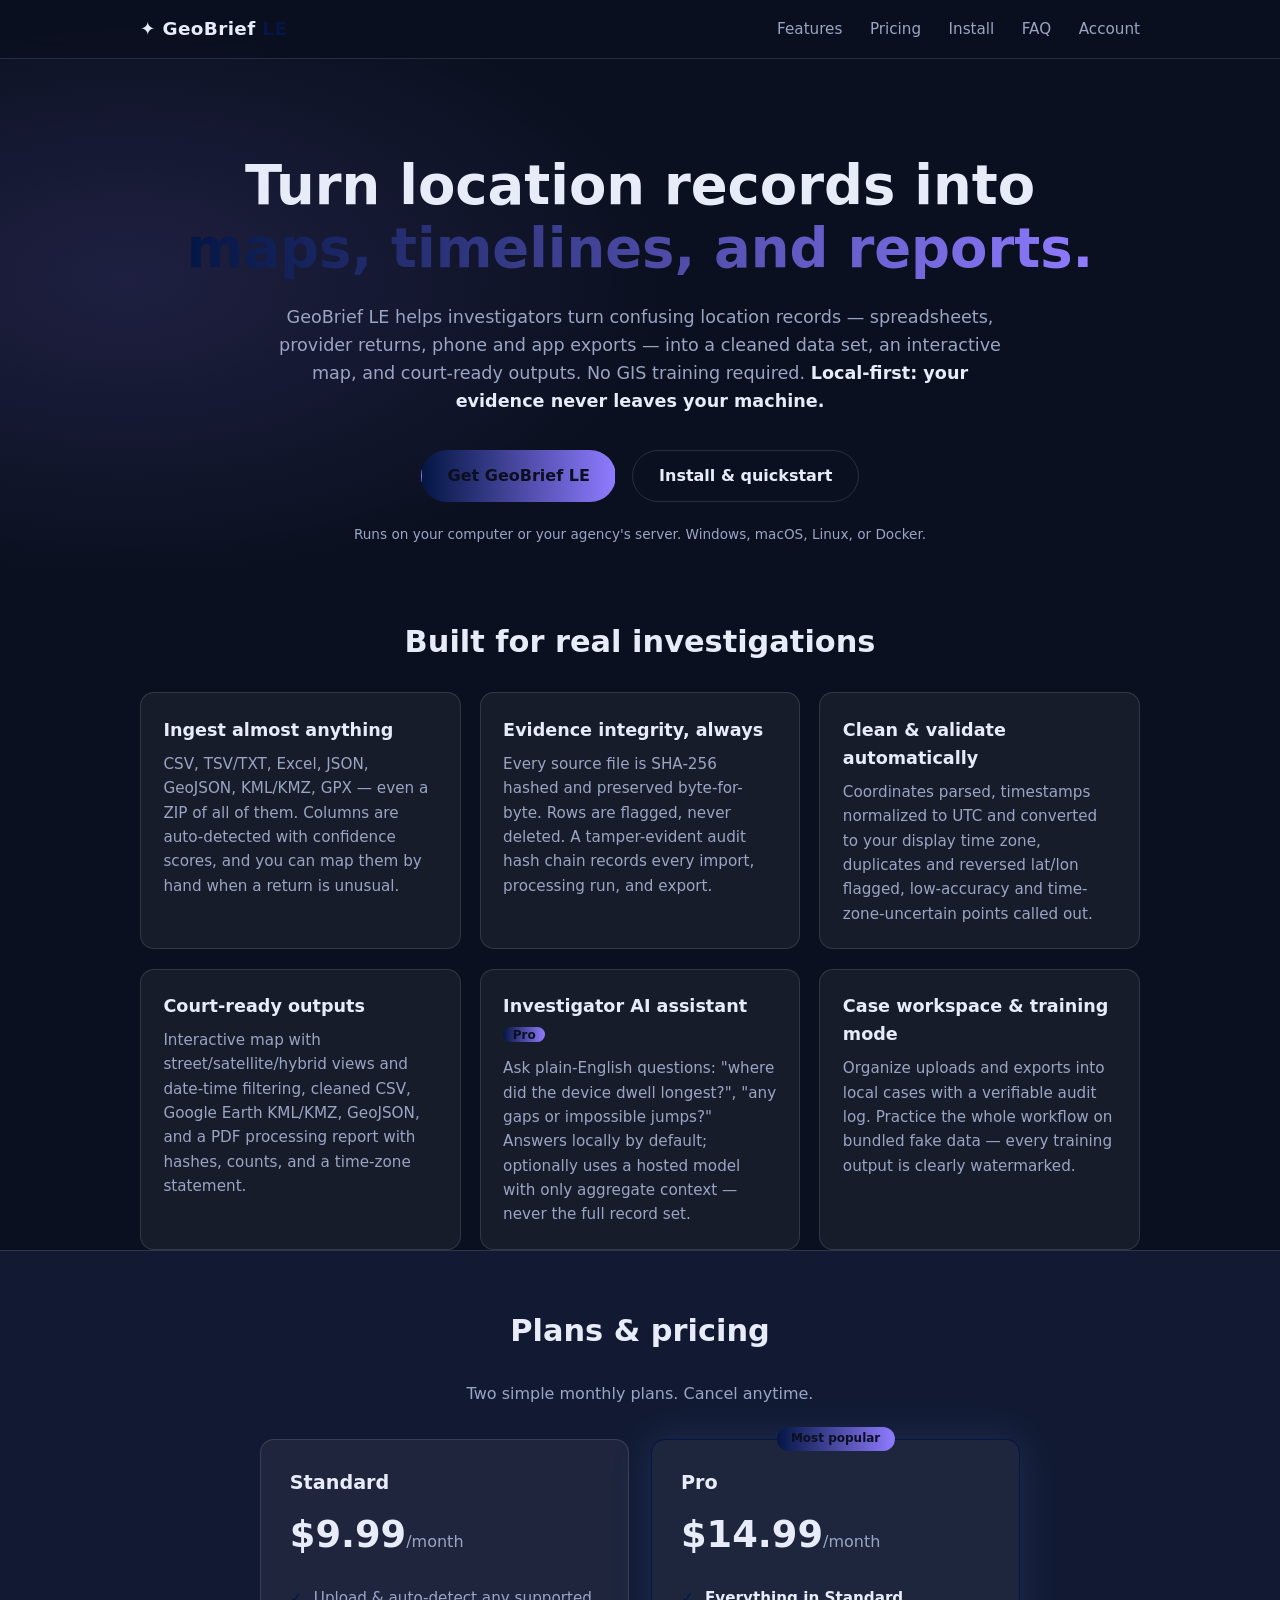
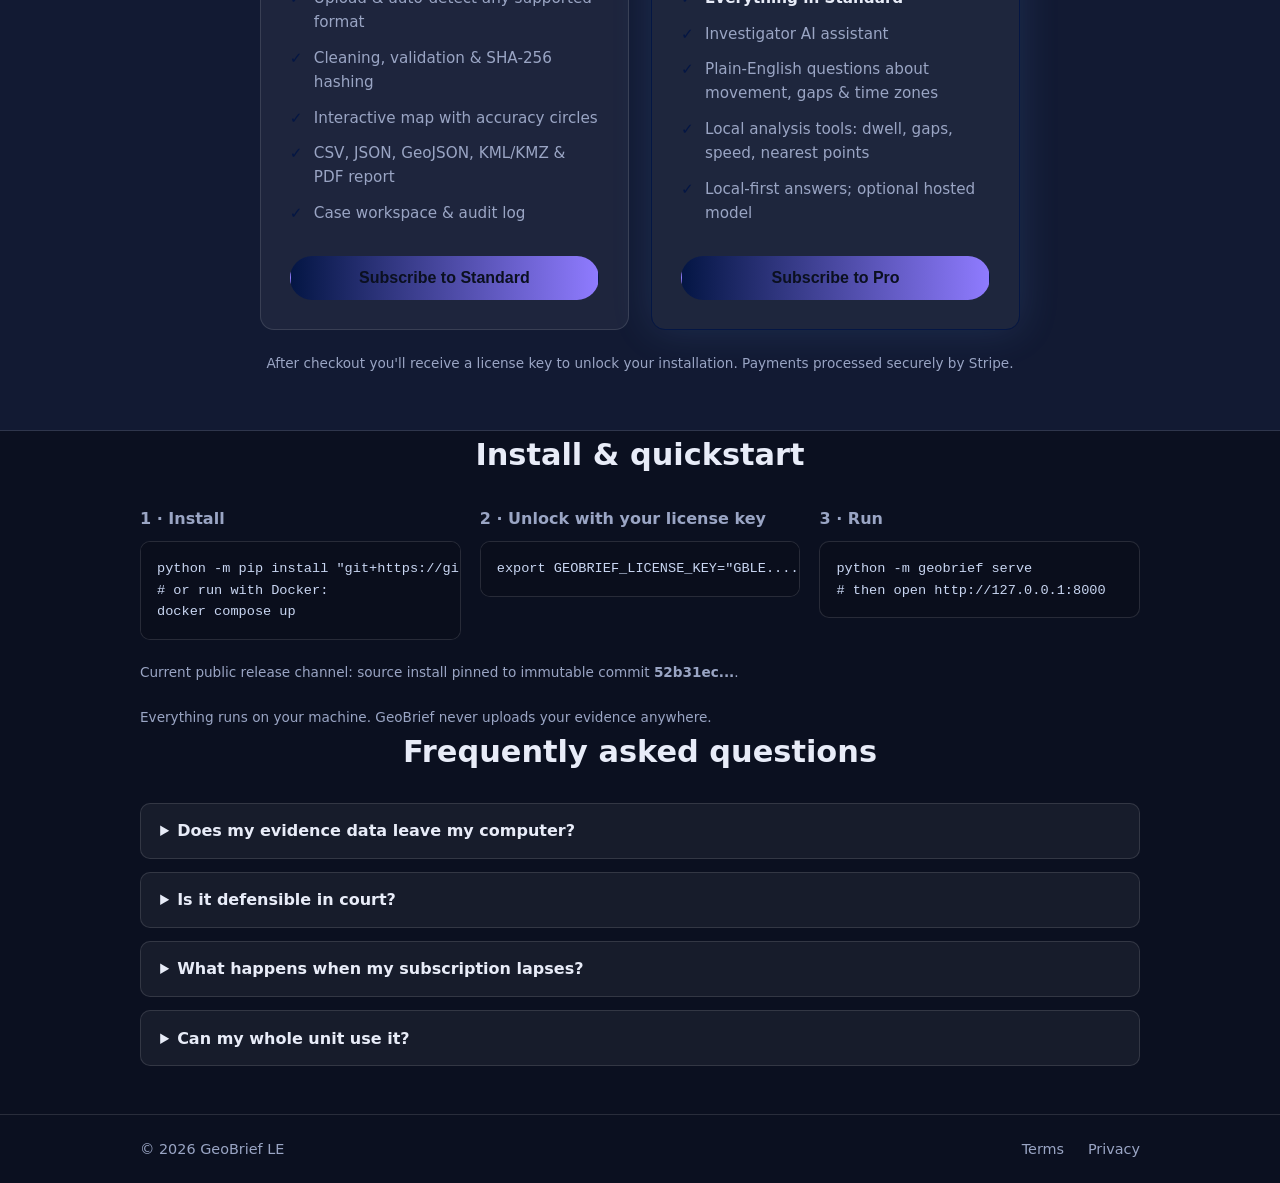
<file: site/public/index.html>
<!DOCTYPE html>
<html lang="en">
<head>
  <meta charset="UTF-8" />
  <meta name="viewport" content="width=device-width, initial-scale=1.0" />
  <title>GeoBrief LE — Turn location records into maps, timelines, and reports</title>
  <meta name="description" content="GeoBrief LE is a local-first location evidence processor for investigators. Clean messy location records, map them, and export court-ready files — your data never leaves your machine." />
  <link rel="stylesheet" href="style.css" />
</head>
<body>
  <header class="nav">
    <div class="wrap nav-inner">
      <span class="brand">✦ GeoBrief <span class="brand-le">LE</span></span>
      <nav>
        <a href="#features">Features</a>
        <a href="#pricing">Pricing</a>
        <a href="#install">Install</a>
        <a href="#faq">FAQ</a>
        <a href="/account.html">Account</a>
      </nav>
    </div>
  </header>

  <main>
    <section class="hero">
      <div class="wrap">
        <h1>Turn location records into<br /><span class="grad">maps, timelines, and reports.</span></h1>
        <p class="lede">
          GeoBrief LE helps investigators turn confusing location records —
          spreadsheets, provider returns, phone and app exports — into a cleaned
          data set, an interactive map, and court-ready outputs. No GIS training
          required. <strong>Local-first: your evidence never leaves your machine.</strong>
        </p>
        <div class="cta-row">
          <a class="btn primary" href="#pricing">Get GeoBrief LE</a>
          <a class="btn ghost" href="#install">Install &amp; quickstart</a>
        </div>
        <p class="fine">Runs on your computer or your agency's server. Windows, macOS, Linux, or Docker.</p>
      </div>
    </section>

    <section id="features" class="wrap">
      <h2>Built for real investigations</h2>
      <div class="grid">
        <div class="card">
          <h3>Ingest almost anything</h3>
          <p>CSV, TSV/TXT, Excel, JSON, GeoJSON, KML/KMZ, GPX — even a ZIP of all of them. Columns are auto-detected with confidence scores, and you can map them by hand when a return is unusual.</p>
        </div>
        <div class="card">
          <h3>Evidence integrity, always</h3>
          <p>Every source file is SHA-256 hashed and preserved byte-for-byte. Rows are flagged, never deleted. A tamper-evident audit hash chain records every import, processing run, and export.</p>
        </div>
        <div class="card">
          <h3>Clean &amp; validate automatically</h3>
          <p>Coordinates parsed, timestamps normalized to UTC and converted to your display time zone, duplicates and reversed lat/lon flagged, low-accuracy and time-zone-uncertain points called out.</p>
        </div>
        <div class="card">
          <h3>Court-ready outputs</h3>
          <p>Interactive map with street/satellite/hybrid views and date-time filtering, cleaned CSV, Google Earth KML/KMZ, GeoJSON, and a PDF processing report with hashes, counts, and a time-zone statement.</p>
        </div>
        <div class="card">
          <h3>Investigator AI assistant <span class="tag">Pro</span></h3>
          <p>Ask plain-English questions: "where did the device dwell longest?", "any gaps or impossible jumps?" Answers locally by default; optionally uses a hosted model with only aggregate context — never the full record set.</p>
        </div>
        <div class="card">
          <h3>Case workspace &amp; training mode</h3>
          <p>Organize uploads and exports into local cases with a verifiable audit log. Practice the whole workflow on bundled fake data — every training output is clearly watermarked.</p>
        </div>
      </div>
    </section>

    <section id="pricing" class="pricing">
      <div class="wrap">
        <h2>Plans &amp; pricing</h2>
        <p class="center lede-sm">Two simple monthly plans. Cancel anytime.</p>
        <div class="plans">
          <div class="plan">
            <h3>Standard</h3>
            <p class="price">$9.99<span>/month</span></p>
            <ul>
              <li>Upload &amp; auto-detect any supported format</li>
              <li>Cleaning, validation &amp; SHA-256 hashing</li>
              <li>Interactive map with accuracy circles</li>
              <li>CSV, JSON, GeoJSON, KML/KMZ &amp; PDF report</li>
              <li>Case workspace &amp; audit log</li>
            </ul>
            <button class="btn primary buy" data-plan="standard">Subscribe to Standard</button>
          </div>
          <div class="plan featured">
            <p class="ribbon">Most popular</p>
            <h3>Pro</h3>
            <p class="price">$14.99<span>/month</span></p>
            <ul>
              <li><strong>Everything in Standard</strong></li>
              <li>Investigator AI assistant</li>
              <li>Plain-English questions about movement, gaps &amp; time zones</li>
              <li>Local analysis tools: dwell, gaps, speed, nearest points</li>
              <li>Local-first answers; optional hosted model</li>
            </ul>
            <button class="btn primary buy" data-plan="pro">Subscribe to Pro</button>
          </div>
        </div>
        <p class="fine center" id="buy-status"></p>
        <p class="fine center">After checkout you'll receive a license key to unlock your installation. Payments processed securely by Stripe.</p>
      </div>
    </section>

    <section id="install" class="wrap">
      <h2>Install &amp; quickstart</h2>
      <div class="steps">
        <div class="step">
          <h3>1 · Install</h3>
            <pre><code>python -m pip install "git+https://github.com/Chet526/clones.git@52b31ec530c2a81c6647da7b5bf7f99cd03a4475"  # Python 3.10+
# or run with Docker:
docker compose up</code></pre>
        </div>
        <div class="step">
          <h3>2 · Unlock with your license key</h3>
          <pre><code>export GEOBRIEF_LICENSE_KEY="GBLE...."</code></pre>
        </div>
        <div class="step">
          <h3>3 · Run</h3>
          <pre><code>python -m geobrief serve
# then open http://127.0.0.1:8000</code></pre>
        </div>
      </div>
        <p class="fine">Current public release channel: source install pinned to immutable commit <strong>52b31ec...</strong>.</p>
      <p class="fine">Everything runs on your machine. GeoBrief never uploads your evidence anywhere.</p>
    </section>

    <section id="faq" class="wrap">
      <h2>Frequently asked questions</h2>
      <details>
        <summary>Does my evidence data leave my computer?</summary>
        <p>No. Processing, mapping, hashing, and exports all happen locally. The only optional network feature is the Pro AI assistant's hosted model, which receives an aggregate summary (counts, time range, a small sample) — never your full record set — and can be disabled entirely.</p>
      </details>
      <details>
        <summary>Is it defensible in court?</summary>
        <p>GeoBrief is built around evidence integrity: SHA-256 hashes of originals, byte-for-byte preservation, flag-don't-delete cleaning, and a tamper-evident audit hash chain you can verify at any time. The PDF report documents every hash, count, warning, and time-zone decision. As with any tool, admissibility decisions rest with your prosecutor and court.</p>
      </details>
      <details>
        <summary>What happens when my subscription lapses?</summary>
        <p>Your license key stops unlocking paid features shortly after the billing period ends. Your data is yours — cases, originals, and exports stay on your machine and remain readable.</p>
      </details>
      <details>
        <summary>Can my whole unit use it?</summary>
        <p>Each subscription licenses one investigator's installation. For agency-wide deployment or self-hosted servers, contact us.</p>
      </details>
    </section>
  </main>

  <footer>
    <div class="wrap footer-inner">
      <span>© 2026 GeoBrief LE</span>
      <nav>
        <a href="terms.html">Terms</a>
        <a href="privacy.html">Privacy</a>
      </nav>
    </div>
  </footer>

  <script src="app.js"></script>
</body>
</html>
</file>
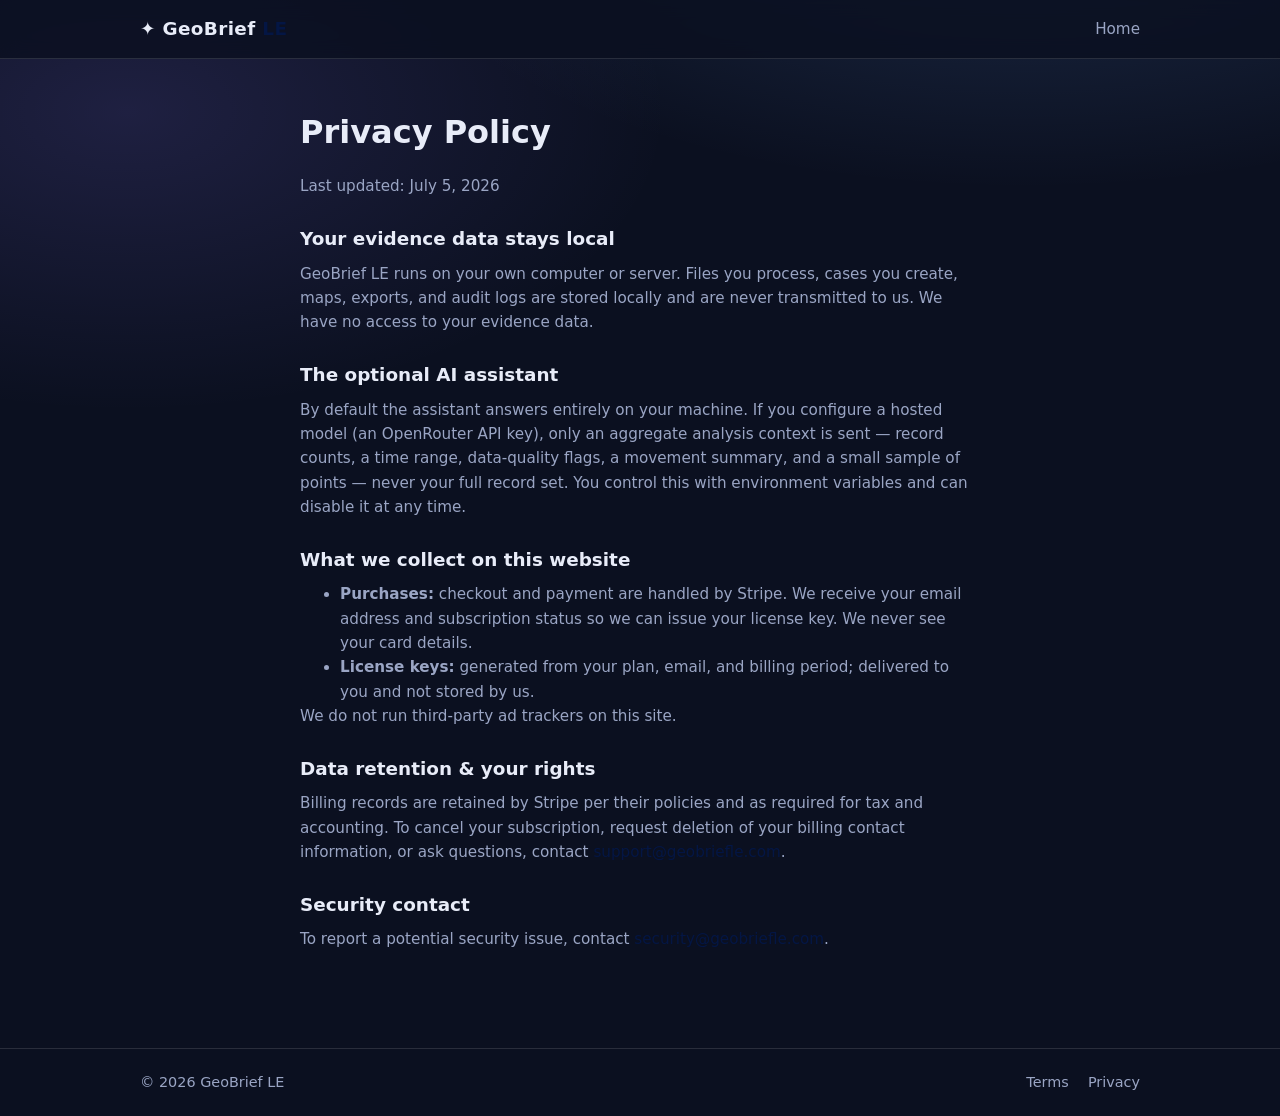
<file: site/public/privacy.html>
<!DOCTYPE html>
<html lang="en">
<head>
  <meta charset="UTF-8" />
  <meta name="viewport" content="width=device-width, initial-scale=1.0" />
  <title>Privacy Policy — GeoBrief LE</title>
  <link rel="stylesheet" href="style.css" />
</head>
<body>
  <header class="nav">
    <div class="wrap nav-inner">
      <span class="brand">✦ GeoBrief <span class="brand-le">LE</span></span>
      <nav><a href="/">Home</a></nav>
    </div>
  </header>
  <main class="wrap legal">
    <h1>Privacy Policy</h1>
    <p>Last updated: July 5, 2026</p>

    <h2>Your evidence data stays local</h2>
    <p>GeoBrief LE runs on your own computer or server. Files you process, cases you create, maps, exports, and audit logs are stored locally and are never transmitted to us. We have no access to your evidence data.</p>

    <h2>The optional AI assistant</h2>
    <p>By default the assistant answers entirely on your machine. If you configure a hosted model (an OpenRouter API key), only an aggregate analysis context is sent — record counts, a time range, data-quality flags, a movement summary, and a small sample of points — never your full record set. You control this with environment variables and can disable it at any time.</p>

    <h2>What we collect on this website</h2>
    <ul>
      <li><strong>Purchases:</strong> checkout and payment are handled by Stripe. We receive your email address and subscription status so we can issue your license key. We never see your card details.</li>
      <li><strong>License keys:</strong> generated from your plan, email, and billing period; delivered to you and not stored by us.</li>
    </ul>
    <p>We do not run third-party ad trackers on this site.</p>

    <h2>Data retention &amp; your rights</h2>
    <p>Billing records are retained by Stripe per their policies and as required for tax and accounting. To cancel your subscription, request deletion of your billing contact information, or ask questions, contact <a href="mailto:support@geobriefle.com">support@geobriefle.com</a>.</p>

    <h2>Security contact</h2>
    <p>To report a potential security issue, contact <a href="mailto:security@geobriefle.com">security@geobriefle.com</a>.</p>
  </main>
  <footer>
    <div class="wrap footer-inner">
      <span>© 2026 GeoBrief LE</span>
      <nav><a href="terms.html">Terms</a><a href="privacy.html">Privacy</a></nav>
    </div>
  </footer>
</body>
</html>
</file>
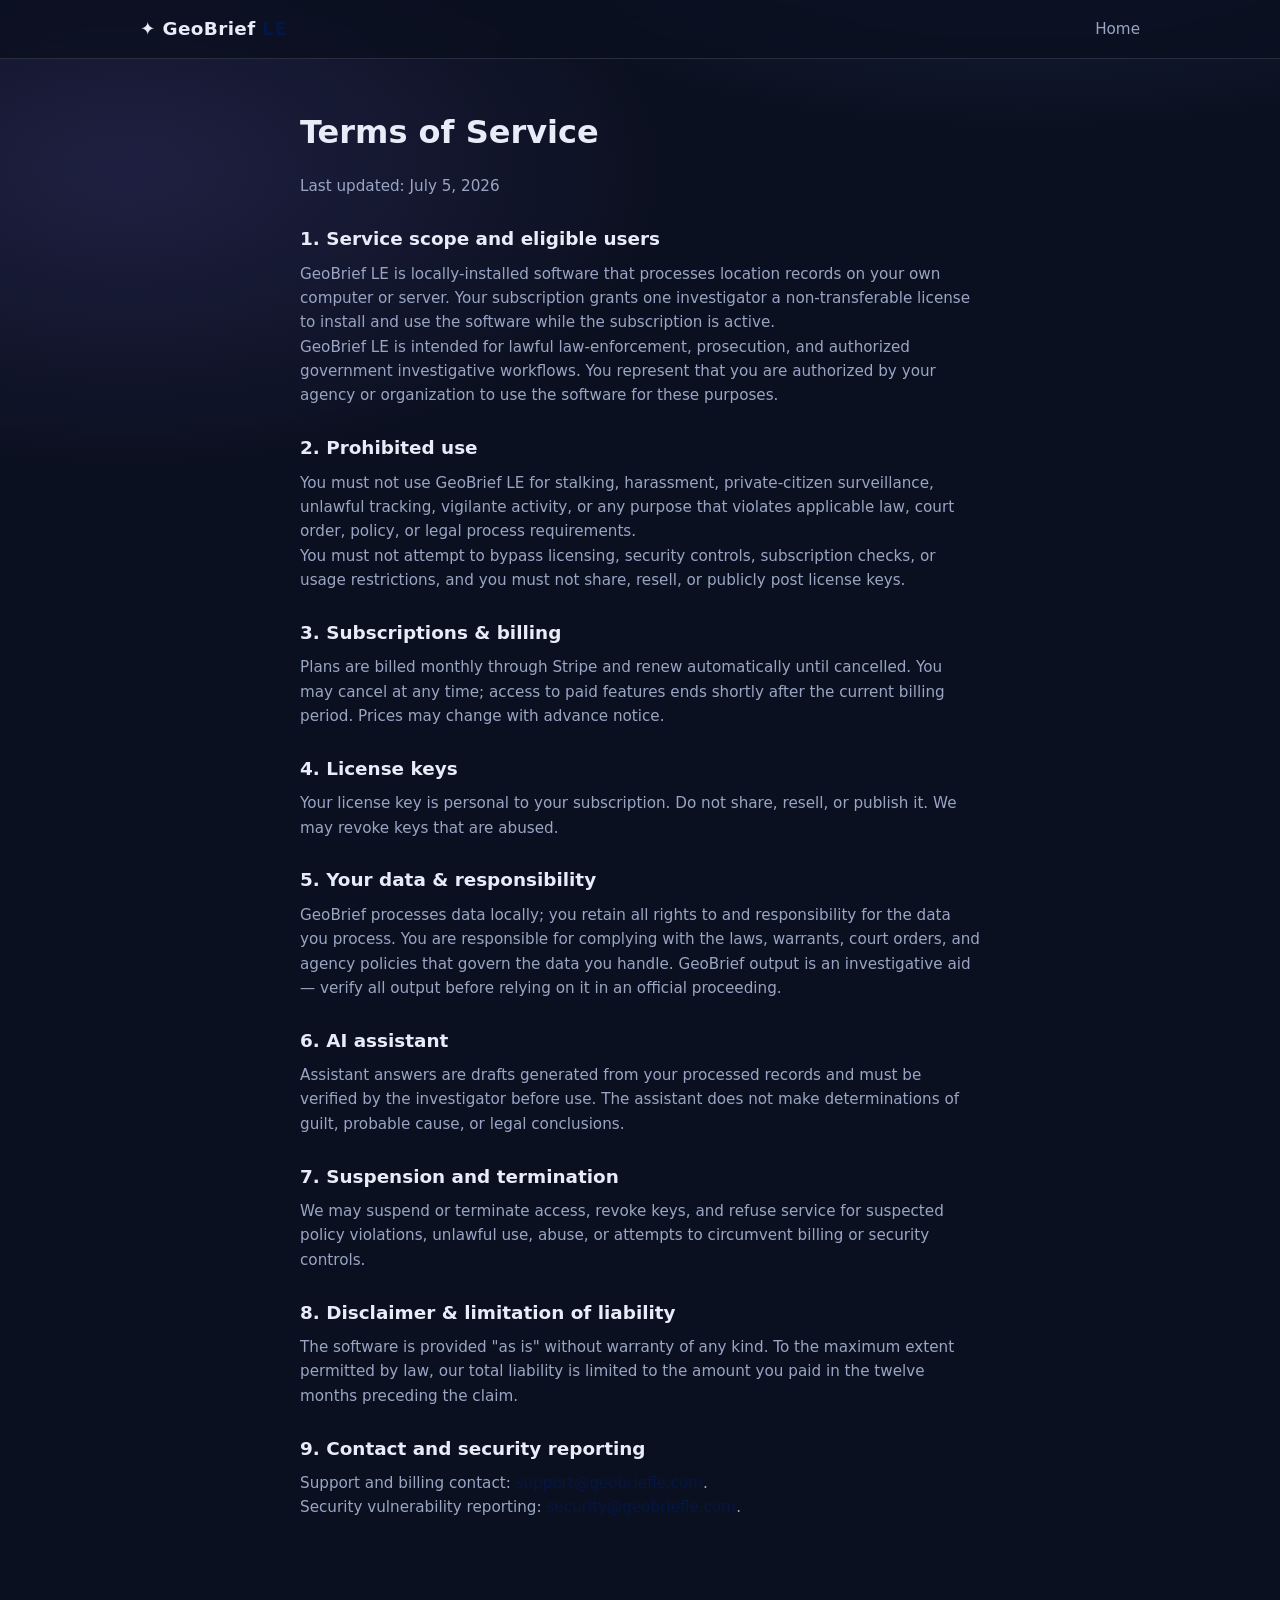
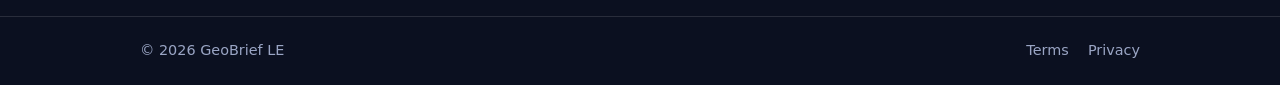
<file: site/public/terms.html>
<!DOCTYPE html>
<html lang="en">
<head>
  <meta charset="UTF-8" />
  <meta name="viewport" content="width=device-width, initial-scale=1.0" />
  <title>Terms of Service — GeoBrief LE</title>
  <link rel="stylesheet" href="style.css" />
</head>
<body>
  <header class="nav">
    <div class="wrap nav-inner">
      <span class="brand">✦ GeoBrief <span class="brand-le">LE</span></span>
      <nav><a href="/">Home</a></nav>
    </div>
  </header>
  <main class="wrap legal">
    <h1>Terms of Service</h1>
    <p>Last updated: July 5, 2026</p>

    <h2>1. Service scope and eligible users</h2>
    <p>GeoBrief LE is locally-installed software that processes location records on your own computer or server. Your subscription grants one investigator a non-transferable license to install and use the software while the subscription is active.</p>
    <p>GeoBrief LE is intended for lawful law-enforcement, prosecution, and authorized government investigative workflows. You represent that you are authorized by your agency or organization to use the software for these purposes.</p>

    <h2>2. Prohibited use</h2>
    <p>You must not use GeoBrief LE for stalking, harassment, private-citizen surveillance, unlawful tracking, vigilante activity, or any purpose that violates applicable law, court order, policy, or legal process requirements.</p>
    <p>You must not attempt to bypass licensing, security controls, subscription checks, or usage restrictions, and you must not share, resell, or publicly post license keys.</p>

    <h2>3. Subscriptions &amp; billing</h2>
    <p>Plans are billed monthly through Stripe and renew automatically until cancelled. You may cancel at any time; access to paid features ends shortly after the current billing period. Prices may change with advance notice.</p>

    <h2>4. License keys</h2>
    <p>Your license key is personal to your subscription. Do not share, resell, or publish it. We may revoke keys that are abused.</p>

    <h2>5. Your data &amp; responsibility</h2>
    <p>GeoBrief processes data locally; you retain all rights to and responsibility for the data you process. You are responsible for complying with the laws, warrants, court orders, and agency policies that govern the data you handle. GeoBrief output is an investigative aid — verify all output before relying on it in an official proceeding.</p>

    <h2>6. AI assistant</h2>
    <p>Assistant answers are drafts generated from your processed records and must be verified by the investigator before use. The assistant does not make determinations of guilt, probable cause, or legal conclusions.</p>

    <h2>7. Suspension and termination</h2>
    <p>We may suspend or terminate access, revoke keys, and refuse service for suspected policy violations, unlawful use, abuse, or attempts to circumvent billing or security controls.</p>

    <h2>8. Disclaimer &amp; limitation of liability</h2>
    <p>The software is provided "as is" without warranty of any kind. To the maximum extent permitted by law, our total liability is limited to the amount you paid in the twelve months preceding the claim.</p>

    <h2>9. Contact and security reporting</h2>
    <p>Support and billing contact: <a href="mailto:support@geobriefle.com">support@geobriefle.com</a>.</p>
    <p>Security vulnerability reporting: <a href="mailto:security@geobriefle.com">security@geobriefle.com</a>.</p>
  </main>
  <footer>
    <div class="wrap footer-inner">
      <span>© 2026 GeoBrief LE</span>
      <nav><a href="terms.html">Terms</a><a href="privacy.html">Privacy</a></nav>
    </div>
  </footer>
</body>
</html>
</file>
<file: site/public/style.css>
/* GeoBrief LE storefront — aurora/glass theme matching the product UI. */
:root {
  --bg: #0b1020;
  --bg-soft: #121a33;
  --card: rgba(255, 255, 255, 0.05);
  --border: rgba(255, 255, 255, 0.12);
  --text: #e8ecf8;
  --muted: #9aa5c4;
  --accent: #041644;
  --accent2: #8f7bff;
  --radius: 14px;
}
* { box-sizing: border-box; margin: 0; }
body {
  font-family: "Segoe UI", system-ui, -apple-system, sans-serif;
  background:
    radial-gradient(1100px 500px at 80% -10%, rgba(110, 168, 255, 0.18), transparent 60%),
    radial-gradient(900px 500px at 10% 10%, rgba(143, 123, 255, 0.15), transparent 60%),
    var(--bg);
  color: var(--text);
  line-height: 1.6;
}
.wrap { max-width: 1040px; margin: 0 auto; padding: 0 1.25rem; }
a { color: var(--accent); text-decoration: none; }

/* Nav */
.nav {
  position: sticky; top: 0; z-index: 10;
  background: rgba(11, 16, 32, 0.8);
  backdrop-filter: blur(10px);
  border-bottom: 1px solid var(--border);
}
.nav-inner { display: flex; align-items: center; justify-content: space-between; padding: 0.9rem 1.25rem; }
.brand { font-weight: 700; font-size: 1.15rem; letter-spacing: 0.02em; }
.brand-le { color: var(--accent); }
.nav nav a { margin-left: 1.4rem; color: var(--muted); font-size: 0.95rem; }
.nav nav a:hover { color: var(--text); }

/* Hero */
.hero { padding: 6rem 0 4.5rem; text-align: center; }
.hero h1 { font-size: clamp(2rem, 5vw, 3.4rem); line-height: 1.15; }
.grad {
  background: linear-gradient(90deg, var(--accent), var(--accent2));
  -webkit-background-clip: text; background-clip: text; color: transparent;
}
.lede { max-width: 46rem; margin: 1.4rem auto 0; color: var(--muted); font-size: 1.1rem; }
.lede strong { color: var(--text); }
.lede-sm { color: var(--muted); }
.cta-row { margin-top: 2.2rem; display: flex; gap: 1rem; justify-content: center; flex-wrap: wrap; }
.btn {
  display: inline-block; padding: 0.75rem 1.6rem; border-radius: 999px;
  font-weight: 600; font-size: 1rem; cursor: pointer; border: 1px solid transparent;
  transition: transform 0.15s, box-shadow 0.15s;
}
.btn.primary {
  background: linear-gradient(90deg, var(--accent), var(--accent2));
  color: #0b1020;
}
.btn.primary:hover { transform: translateY(-2px); box-shadow: 0 8px 30px rgba(110, 168, 255, 0.35); }
.btn.ghost { border-color: var(--border); color: var(--text); background: transparent; }
.btn.ghost:hover { background: var(--card); }
.btn:disabled { opacity: 0.6; cursor: wait; }
.fine { color: var(--muted); font-size: 0.85rem; margin-top: 1.4rem; }
.center { text-align: center; }

/* Sections */
section { padding: 3.5rem 0; }
h2 { font-size: 1.9rem; margin-bottom: 1.6rem; text-align: center; }

/* Feature grid */
.grid { display: grid; grid-template-columns: repeat(auto-fit, minmax(280px, 1fr)); gap: 1.2rem; }
.card {
  background: var(--card); border: 1px solid var(--border);
  border-radius: var(--radius); padding: 1.4rem;
}
.card h3 { margin-bottom: 0.5rem; font-size: 1.1rem; }
.card p { color: var(--muted); font-size: 0.95rem; }
.tag {
  background: linear-gradient(90deg, var(--accent), var(--accent2));
  color: #0b1020; border-radius: 999px; padding: 0.05rem 0.6rem;
  font-size: 0.75rem; font-weight: 700; vertical-align: middle;
}

/* Pricing */
.pricing { background: var(--bg-soft); border-block: 1px solid var(--border); }
.plans { display: grid; grid-template-columns: repeat(auto-fit, minmax(280px, 1fr)); gap: 1.4rem; max-width: 760px; margin: 2rem auto 0; }
.plan {
  position: relative; background: var(--card); border: 1px solid var(--border);
  border-radius: var(--radius); padding: 1.8rem; display: flex; flex-direction: column;
}
.plan.featured { border-color: var(--accent); box-shadow: 0 0 40px rgba(110, 168, 255, 0.15); }
.ribbon {
  position: absolute; top: -0.8rem; left: 50%; transform: translateX(-50%);
  background: linear-gradient(90deg, var(--accent), var(--accent2));
  color: #0b1020; font-size: 0.75rem; font-weight: 700;
  padding: 0.15rem 0.9rem; border-radius: 999px;
}
.plan h3 { font-size: 1.2rem; }
.price { font-size: 2.3rem; font-weight: 700; margin: 0.4rem 0 1rem; }
.price span { font-size: 1rem; font-weight: 400; color: var(--muted); }
.plan ul { list-style: none; padding: 0; margin: 0 0 1.6rem; flex: 1; }
.plan li { padding: 0.35rem 0 0.35rem 1.5rem; position: relative; color: var(--muted); font-size: 0.95rem; }
.plan li::before { content: "✓"; position: absolute; left: 0; color: var(--accent); }
.plan li strong { color: var(--text); }

/* Install steps */
.steps { display: grid; grid-template-columns: repeat(auto-fit, minmax(260px, 1fr)); gap: 1.2rem; }
.step h3 { margin-bottom: 0.6rem; font-size: 1rem; color: var(--muted); }
pre {
  background: #0a0e1c; border: 1px solid var(--border); border-radius: 10px;
  padding: 1rem; overflow-x: auto; font-size: 0.85rem; color: #c9d6f2;
}

/* FAQ */
details { border: 1px solid var(--border); border-radius: 10px; padding: 0.9rem 1.2rem; margin-bottom: 0.8rem; background: var(--card); }
summary { cursor: pointer; font-weight: 600; }
details p { margin-top: 0.7rem; color: var(--muted); font-size: 0.95rem; }

/* Success page */
.success { padding: 4rem 1.25rem; max-width: 720px; }
.success h1 { font-size: 2rem; }
.license-box { margin-top: 2rem; }
.license-box h2 { text-align: left; font-size: 1.2rem; margin: 1.6rem 0 0.6rem; }
.license-key { word-break: break-all; white-space: pre-wrap; }

/* Account page */
.account-page { max-width: 760px; padding: 3rem 1.25rem; }
.account-page h1 { margin-bottom: 0.75rem; }
.account-card {
  margin-top: 1rem;
  background: var(--card);
  border: 1px solid var(--border);
  border-radius: var(--radius);
  padding: 1.25rem;
}
.account-card h2 { text-align: left; font-size: 1.2rem; margin-bottom: 0.4rem; }
.account-form { display: flex; gap: 0.7rem; flex-wrap: wrap; margin-top: 0.9rem; }
.account-form input {
  flex: 1;
  min-width: 230px;
  background: #0a0e1c;
  border: 1px solid var(--border);
  border-radius: 999px;
  color: var(--text);
  padding: 0.7rem 1rem;
}
.cta-row.left { justify-content: flex-start; }

/* Legal pages */
.legal { max-width: 720px; padding: 3rem 1.25rem; }
.legal h1 { margin-bottom: 1rem; }
.legal h2 { text-align: left; font-size: 1.15rem; margin: 1.6rem 0 0.5rem; }
.legal p, .legal li { color: var(--muted); font-size: 0.95rem; }

/* Footer */
footer { border-top: 1px solid var(--border); margin-top: 3rem; }
.footer-inner { display: flex; justify-content: space-between; padding: 1.4rem 1.25rem; color: var(--muted); font-size: 0.9rem; }
.footer-inner nav a { margin-left: 1.2rem; color: var(--muted); }
</file>
